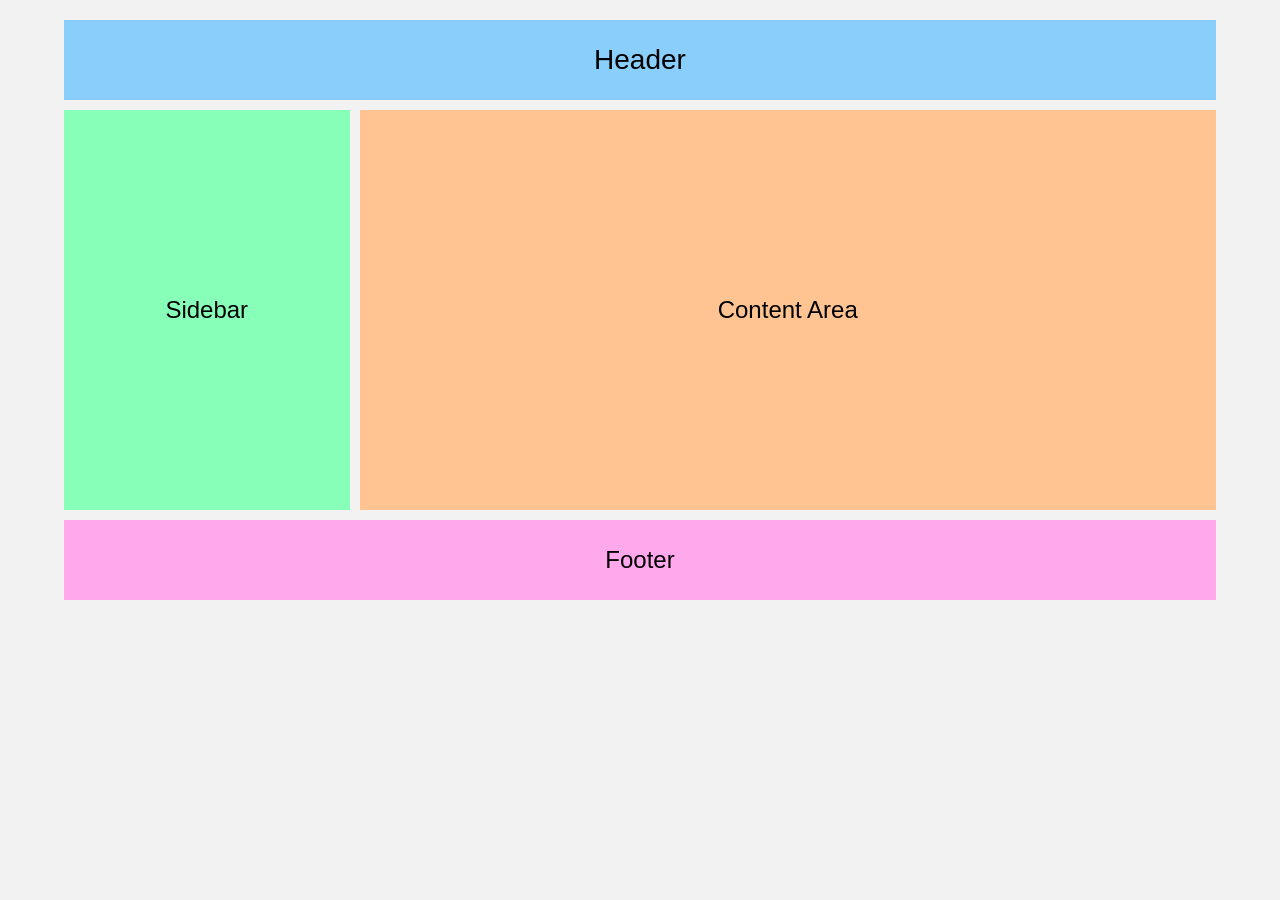
<file: grid.html>
<!DOCTYPE html>
<html lang="en">
<head>
    <meta charset="UTF-8">
    <meta name="viewport" content="width=device-width, initial-scale=1.0">
    <title>Grid Layout</title>
    <link rel="stylesheet" href="grid.css">
</head>
<body>

    <div class="container">

        <div class="header">Header</div>

        <div class="sidebar">Sidebar</div>

        <div class="content">Content Area</div>

        <div class="footer">Footer</div>

    </div>

</body>
</html>
</file>
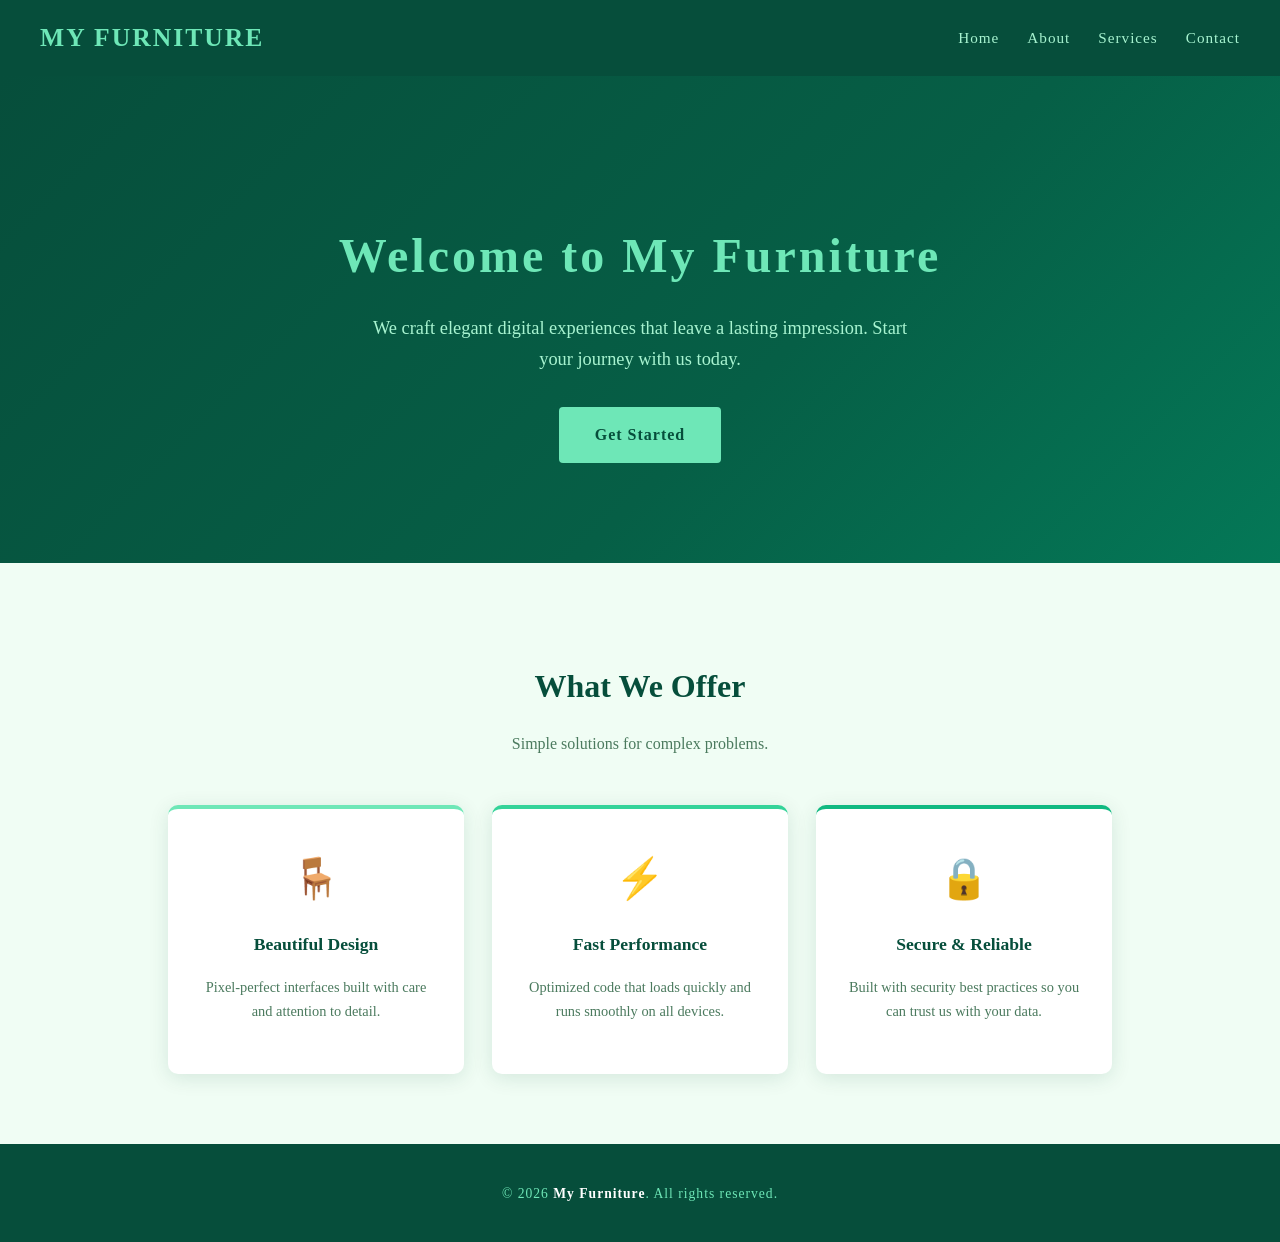
<file: inline&external.html>
<!DOCTYPE html>
<html lang="en">
<head>
    <meta charset="UTF-8" />
    <meta name="viewport" content="width=device-width, initial-scale=1.0" />
    <title>Internal CSS</title>
    <!-- <link rel="stylesheet" href="external.css"> -->




    <!------------ Internal Css ------------>




<!-- <style>
    * {
        margin: 0;
        padding: 0;
        box-sizing: border-box;
    }

    body {
        font-family: 'Georgia', serif;
        background-color: #f5f0e8;
        color: #2c2c2c;
        line-height: 1.7;
    }

    nav {
    background-color: #1a1a2e;
    padding: 16px 40px;
    display: flex;
    justify-content: space-between;
    align-items: center;
    }

    nav .logo {
        color: #e2b96f;
        font-size: 1.6rem;
        font-weight: bold;
        letter-spacing: 2px;
        text-transform: uppercase;
    }

    nav ul {
        list-style: none;
        display: flex;
        gap: 28px;
    }

    nav ul li a {
        color: #ccc;
        text-decoration: none;
        font-size: 0.95rem;
        letter-spacing: 1px;
        transition: color 0.3s;
    }

    nav ul li a:hover {
        color: #e2b96f;
    }

    .hero {
        background: linear-gradient(135deg, #1a1a2e 0%, #16213e 60%, #0f3460 100%);
        color: white;
        text-align: center;
        padding: 100px 20px;
    }

    .hero h1 {
        font-size: 3rem;
        color: #e2b96f;
        margin-bottom: 16px;
        letter-spacing: 3px;
    }

    .hero p {
        font-size: 1.15rem;
        color: #b0b8d1;
        max-width: 560px;
        margin: 0 auto 32px;
    }

    .hero a {
        display: inline-block;
        background-color: #e2b96f;
        color: #1a1a2e;
        padding: 14px 36px;
        border-radius: 4px;
        text-decoration: none;
        font-weight: bold;
        letter-spacing: 1px;
        transition: background-color 0.3s;
    }

    .hero a:hover {
        background-color: #c9a04e;
    }

    .features {
        padding: 70px 40px;
        text-align: center;
    }

    .features h2 {
        font-size: 2rem;
        margin-bottom: 10px;
        color: #1a1a2e;
    }

    .features .subtitle {
        color: #777;
        margin-bottom: 48px;
    }

    .feature-cards {
        display: flex;
        justify-content: center;
        gap: 28px;
        flex-wrap: wrap;
    }

    .card {
        background: white;
        border-radius: 10px;
        padding: 36px 28px;
        width: 240px;
        box-shadow: 0 4px 20px rgba(0,0,0,0.08);
        transition: transform 0.3s;
    }

    .card:hover {
        transform: translateY(-6px);
    }

    .card .icon {
        font-size: 2.5rem;
        margin-bottom: 14px;
    }

    .card h3 {
        font-size: 1.1rem;
        margin-bottom: 8px;
        color: #1a1a2e;
    }

    .card p {
        font-size: 0.9rem;
        color: #666;
    }

    footer {
        background-color: #1a1a2e;
        color: #888;
        text-align: center;
        padding: 24px;
        font-size: 0.85rem;
        letter-spacing: 1px;
    }

    footer span {
        color: #e2b96f;
    }
</style> -->


<!-- </head>
<body>

<nav>
    <div class="logo">My Furniture</div>
    <ul>
        <li><a href="#">Home</a></li>
        <li><a href="#">About</a></li>
        <li><a href="#">Services</a></li>
        <li><a href="#">Contact</a></li>
    </ul>
</nav>

    <section class="hero">
        <h1>Welcome to My Furniture</h1>
        <p>We craft elegant digital experiences that leave a lasting impression. Start your journey with us today.</p>
        <a href="#">Get Started</a>
    </section>

<section class="features">
    <h2>What We Offer</h2>
    <p class="subtitle">Simple solutions for complex problems.</p>
    <div class="feature-cards">
        <div class="card">
        <div class="icon"></div>
        <h3>Beautiful Design</h3>
        <p>Pixel-perfect interfaces built with care and attention to detail.</p>
    </div>
    <div class="card">
        <div class="icon"></div>
        <h3>Fast Performance</h3>
        <p>Optimized code that loads quickly and runs smoothly on all devices.</p>
    </div>
    <div class="card">
        <div class="icon"></div>
        <h3>Secure & Reliable</h3>
        <p>Built with security best practices so you can trust us with your data.</p>
    </div>
    </div>
</section>

<footer>
    <p>&copy; 2026 <span>My Furniture</span>. All rights reserved.</p>
</footer> -->



<!----------- Inline Css ----------->




<!DOCTYPE html>
<html lang="en">
<head>
    <meta charset="UTF-8" />
    <meta name="viewport" content="width=device-width, initial-scale=1.0" />
    <title>My Furniture</title>
</head>
<body style="margin: 0; padding: 0; font-family: 'Georgia', serif; background-color: #f0fdf4; color: #1a2e1a; line-height: 1.7;">

<!-- Navigation -->
<nav style="background-color: #064e3b; padding: 16px 40px; display: flex; justify-content: space-between; align-items: center;">
    <div class="logo" style="color: #6ee7b7; font-size: 1.6rem; font-weight: bold; letter-spacing: 2px; text-transform: uppercase;">My Furniture</div>
    <ul style="list-style: none; display: flex; gap: 28px; margin: 0; padding: 0;">
    <li><a href="#" style="color: #a7f3d0; text-decoration: none; font-size: 0.95rem; letter-spacing: 1px;">Home</a></li>
    <li><a href="#" style="color: #a7f3d0; text-decoration: none; font-size: 0.95rem; letter-spacing: 1px;">About</a></li>
    <li><a href="#" style="color: #a7f3d0; text-decoration: none; font-size: 0.95rem; letter-spacing: 1px;">Services</a></li>
    <li><a href="#" style="color: #a7f3d0; text-decoration: none; font-size: 0.95rem; letter-spacing: 1px;">Contact</a></li>
    </ul>
</nav>

<!-- Hero Section -->
<section class="hero" style="background: linear-gradient(135deg, #064e3b 0%, #065f46 60%, #047857 100%); color: white; text-align: center; padding: 100px 20px;">
    <h1 style="font-size: 3rem; color: #6ee7b7; margin-bottom: 16px; letter-spacing: 3px;">Welcome to My Furniture</h1>
    <p style="font-size: 1.15rem; color: #a7f3d0; max-width: 560px; margin: 0 auto 32px;">We craft elegant digital experiences that leave a lasting impression. Start your journey with us today.</p>
    <a href="#" style="display: inline-block; background-color: #6ee7b7; color: #064e3b; padding: 14px 36px; border-radius: 4px; text-decoration: none; font-weight: bold; letter-spacing: 1px;">Get Started</a>
</section>

<!-- Features Section -->
    <section class="features" style="padding: 70px 40px; text-align: center; background-color: #f0fdf4;">
    <h2 style="font-size: 2rem; margin-bottom: 10px; color: #064e3b;">What We Offer</h2>
    <p class="subtitle" style="color: #4b7a5e; margin-bottom: 48px;">Simple solutions for complex problems.</p>

    <div class="feature-cards" style="display: flex; justify-content: center; gap: 28px; flex-wrap: wrap;">

    <div class="card" style="background: white; border-radius: 10px; padding: 36px 28px; width: 240px; box-shadow: 0 4px 20px rgba(6,78,59,0.12); border-top: 4px solid #6ee7b7;">
        <div class="icon" style="font-size: 2.5rem; margin-bottom: 14px;">🪑</div>
        <h3 style="font-size: 1.1rem; margin-bottom: 8px; color: #064e3b;">Beautiful Design</h3>
        <p style="font-size: 0.9rem; color: #4b7a5e;">Pixel-perfect interfaces built with care and attention to detail.</p>
    </div>

    <div class="card" style="background: white; border-radius: 10px; padding: 36px 28px; width: 240px; box-shadow: 0 4px 20px rgba(6,78,59,0.12); border-top: 4px solid #34d399;">
        <div class="icon" style="font-size: 2.5rem; margin-bottom: 14px;">⚡</div>
        <h3 style="font-size: 1.1rem; margin-bottom: 8px; color: #064e3b;">Fast Performance</h3>
        <p style="font-size: 0.9rem; color: #4b7a5e;">Optimized code that loads quickly and runs smoothly on all devices.</p>
    </div>

    <div class="card" style="background: white; border-radius: 10px; padding: 36px 28px; width: 240px; box-shadow: 0 4px 20px rgba(6,78,59,0.12); border-top: 4px solid #10b981;">
        <div class="icon" style="font-size: 2.5rem; margin-bottom: 14px;">🔒</div>
        <h3 style="font-size: 1.1rem; margin-bottom: 8px; color: #064e3b;">Secure & Reliable</h3>
        <p style="font-size: 0.9rem; color: #4b7a5e;">Built with security best practices so you can trust us with your data.</p>
    </div>

    </div>
</section>

<!-- Footer -->
<footer style="background-color: #064e3b; color: #6ee7b7; text-align: center; padding: 24px; font-size: 0.85rem; letter-spacing: 1px;">
    <p>&copy; 2026 <span style="color: #ffffff; font-weight: bold;">My Furniture</span>. All rights reserved.</p>
</footer>

</body>
</html>

</body>
</html>
</file>
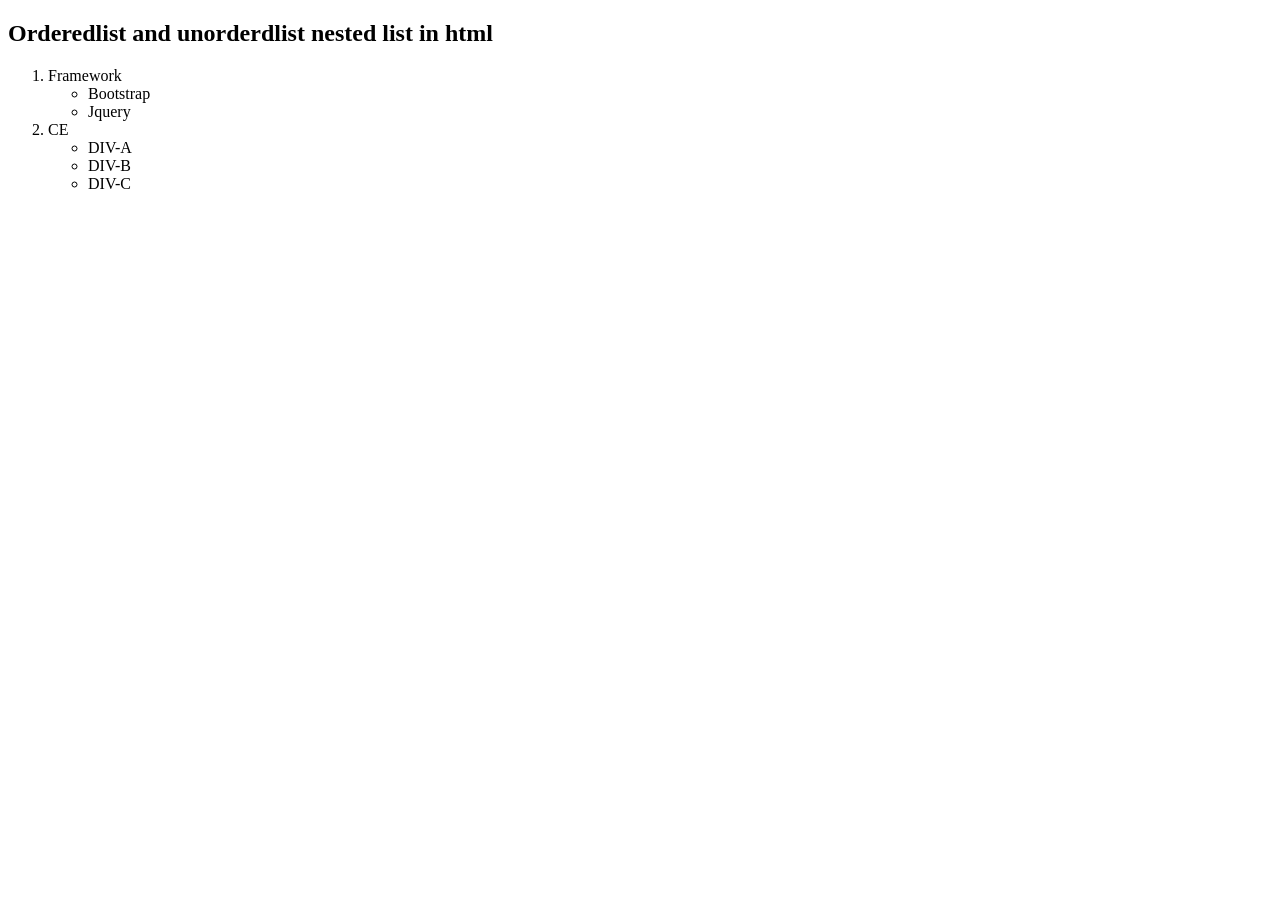
<file: pr1.html>
<!DOCTYPE html>
<html lang="en">
<head>
    <meta charset="UTF-8">
    <meta name="viewport" content="width=device-width, initial-scale=1.0">
    <title>Pr-1</title>
</head>
<body>
    <h2>Orderedlist and unorderdlist nested list in html</h2>

    <ol>
        <li>Framework
            <ul>
                <li>Bootstrap</li>
                <li>Jquery</li>
            </ul>
        </li>

        <li>CE
            <ul>
                <li>DIV-A</li>
                <li>DIV-B</li>
                <li>DIV-C</li>
            </ul>
        </li>
    </ol>
</body>
</html>
</file>
<file: grid.css>
*{
            margin: 0;
            padding: 0;
            box-sizing: border-box;
        }

        body{
            font-family: Arial, sans-serif;
            background: #f2f2f2;
        }

        .container{
            display: grid;

            grid-template-columns: 1fr 3fr;

            grid-template-rows: 80px 400px 80px;

            gap: 10px;
            width: 90%;
            margin: 20px auto;
        }

        .header{
            grid-column: 1 / 3;
            background: #8acefb;
            color:black;
            text-align: center;
            line-height: 80px;
            font-size: 28px;
        }

        .sidebar{
            background: #88ffb9;
            color:black;
            text-align: center;
            line-height: 400px;
            font-size: 24px;
        }

        .content{
            background: #ffc491;
            color:black;
            text-align: center;
            line-height: 400px;
            font-size: 24px;
        }

        .footer{
            grid-column: 1 / 3;
            background: #ffa8ec;
            color:black;
            text-align: center;
            line-height: 80px;
            font-size: 24px;
        }
</file>
<file: external.css>
* {
    margin: 0;
    padding: 0;
    box-sizing: border-box;
}

body {
    font-family: 'Trebuchet MS', sans-serif;
    background-color: #f0f4f8;
    color: #1e293b;
    line-height: 1.7;
}

/* ---------- Navigation ---------- */
nav {
    background-color: #0f172a;
    padding: 16px 40px;
    display: flex;
    justify-content: space-between;
    align-items: center;
}

nav .logo {
    color: #38bdf8;
    font-size: 1.6rem;
    font-weight: bold;
    letter-spacing: 2px;
    text-transform: uppercase;
}

nav ul {
    list-style: none;
    display: flex;
    gap: 28px;
}

nav ul li a {
    color: #94a3b8;
    text-decoration: none;
    font-size: 0.95rem;
    letter-spacing: 1px;
    transition: color 0.3s;
}

nav ul li a:hover {
    color: #38bdf8;
}

/* ---------- Hero Section ---------- */
.hero {
    background: linear-gradient(135deg, #0f172a 0%, #1e3a5f 60%, #0e7490 100%);
    color: white;
    text-align: center;
    padding: 100px 20px;
}

.hero h1 {
    font-size: 3rem;
    color: #38bdf8;
    margin-bottom: 16px;
    letter-spacing: 3px;
}

.hero p {
    font-size: 1.15rem;
    color: #94a3b8;
    max-width: 560px;
    margin: 0 auto 32px;
}

.hero a {
    display: inline-block;
    background-color: #38bdf8;
    color: #0f172a;
    padding: 14px 36px;
    border-radius: 4px;
    text-decoration: none;
    font-weight: bold;
    letter-spacing: 1px;
    transition: background-color 0.3s;
}

.hero a:hover {
    background-color: #0ea5e9;
}

/* ---------- Features Section ---------- */
.features {
    padding: 70px 40px;
    text-align: center;
}

.features h2 {
    font-size: 2rem;
    margin-bottom: 10px;
    color: #0f172a;
}

.features .subtitle {
    color: #64748b;
    margin-bottom: 48px;
}

.feature-cards {
    display: flex;
    justify-content: center;
    gap: 28px;
    flex-wrap: wrap;
}

.card {
    background: white;
    border-radius: 10px;
    padding: 36px 28px;
    width: 240px;
    box-shadow: 0 4px 20px rgba(0,0,0,0.08);
    transition: transform 0.3s;
}

.card:hover {
    transform: translateY(-6px);
}

.card .icon {
    font-size: 2.5rem;
    margin-bottom: 14px;
}

.card h3 {
    font-size: 1.1rem;
    margin-bottom: 8px;
    color: #0f172a;
}

.card p {
    font-size: 0.9rem;
    color: #64748b;
}

/* ---------- Footer ---------- */
footer {
    background-color: #0f172a;
    color: #64748b;
    text-align: center;
    padding: 24px;
    font-size: 0.85rem;
    letter-spacing: 1px;
}

footer span {
    color: #38bdf8;
}
</file>
